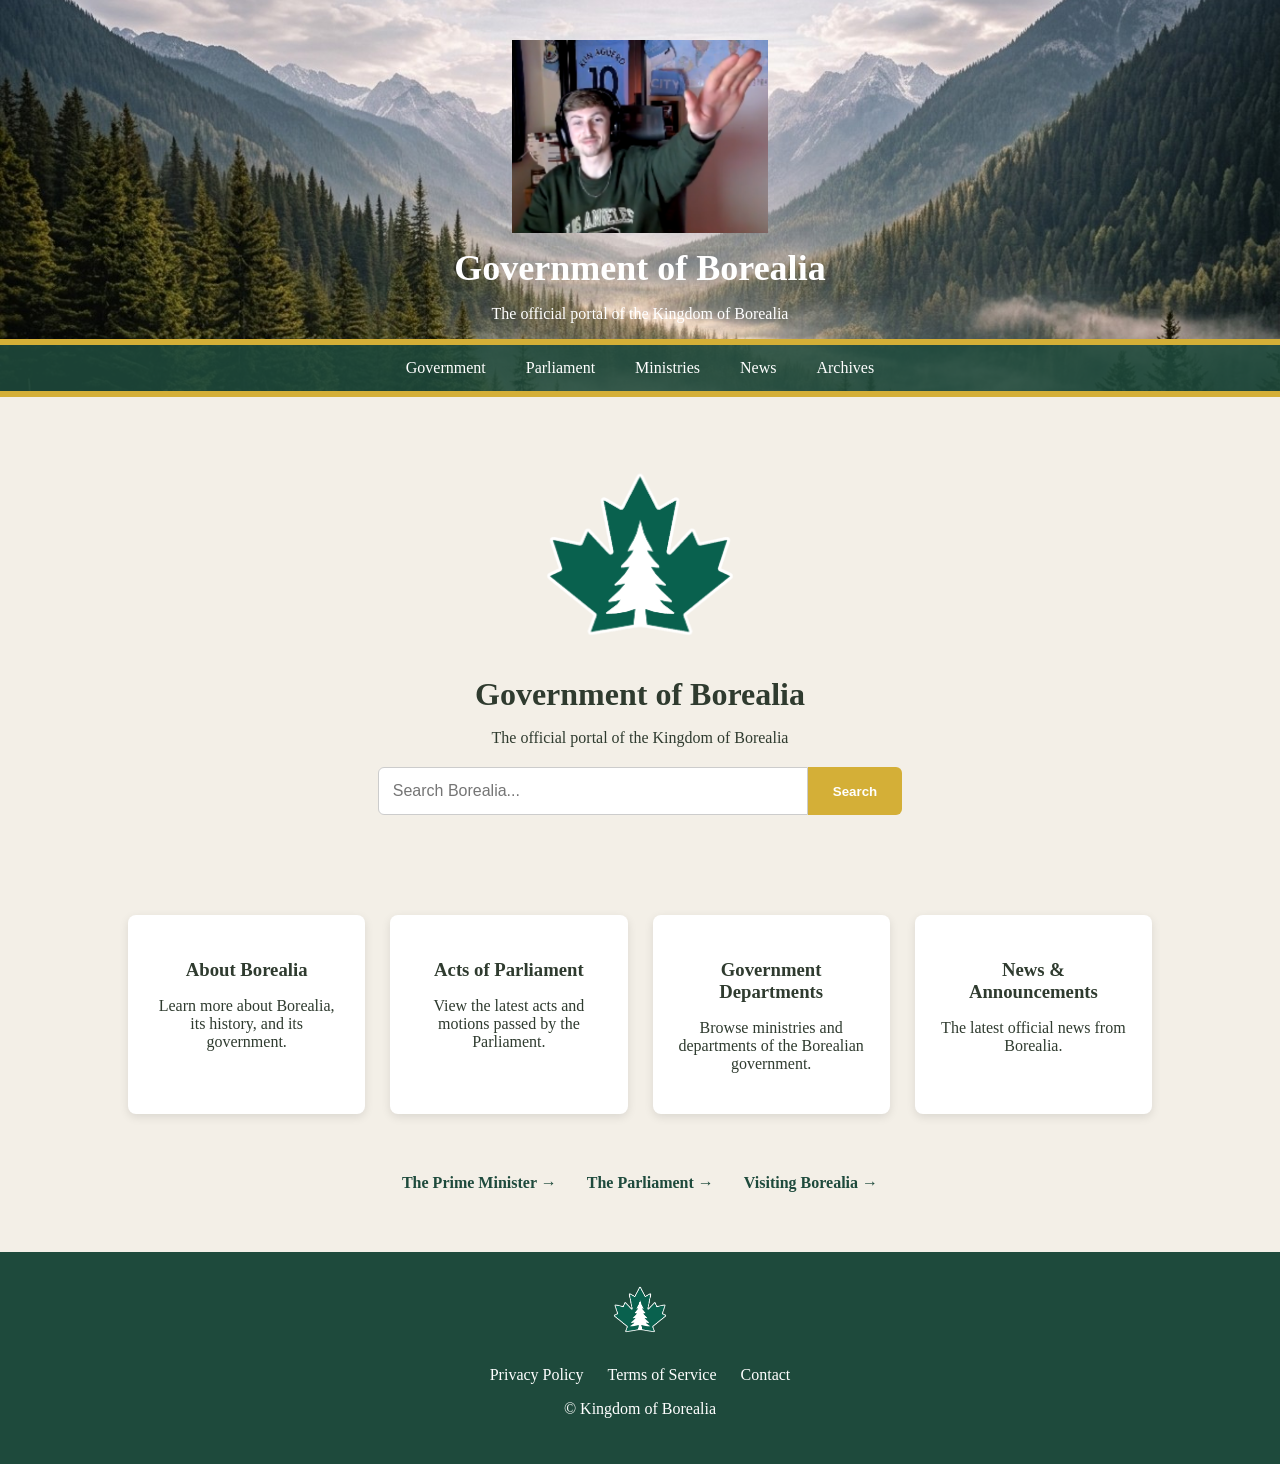
<file: bore/index.html>
<!DOCTYPE html>
<html lang="en">
<head>
<meta charset="UTF-8">
<meta name="viewport" content="width=device-width, initial-scale=1.0">
<title>Government of Borealia</title>
<link rel="stylesheet" href="styles.css">
<link href="https://fonts.googleapis.com/css2?family=Merriweather:wght@400;700&family=Inter:wght@300;400;600&display=swap" rel="stylesheet">
</head>

<body>

<header class="hero">

    <div class="topbar">
        <div class="logo-area">
            <img src="images/crest.png" class="crest">
            <h1>Government of Borealia</h1>
            <p>The official portal of the Kingdom of Borealia</p>
        </div>
    </div>

	<hr class="solid">
    <nav class="nav">
        <a href="#">Government</a>
        <a href="#">Parliament</a>
        <a href="#">Ministries</a>
        <a href="#">News</a>
        <a href="#">Archives</a>
    </nav>
	<hr class="solid">

</header>


<section class="search-section">

    <div class="center-logo">
        <img src="images/leaf-logo.png">
        <h2>Government of Borealia</h2>
        <p>The official portal of the Kingdom of Borealia</p>
    </div>

    <div class="search-box">
        <input type="text" placeholder="Search Borealia...">
        <button>Search</button>
    </div>

</section>


<section class="features">

    <div class="card">
        <h3>About Borealia</h3>
        <p>Learn more about Borealia, its history, and its government.</p>
    </div>

    <div class="card">
        <h3>Acts of Parliament</h3>
        <p>View the latest acts and motions passed by the Parliament.</p>
    </div>

    <div class="card">
        <h3>Government Departments</h3>
        <p>Browse ministries and departments of the Borealian government.</p>
    </div>

    <div class="card">
        <h3>News & Announcements</h3>
        <p>The latest official news from Borealia.</p>
    </div>

</section>


<section class="quick-links">

    <a href="#">The Prime Minister →</a>
    <a href="#">The Parliament →</a>
    <a href="#">Visiting Borealia →</a>

</section>


<footer>

<div class="footer-logo">
    <img src="images/leaf-logo.png">
</div>

<div class="footer-links">
    <a href="#">Privacy Policy</a>
    <a href="#">Terms of Service</a>
    <a href="#">Contact</a>
</div>

<p class="copyright">© Kingdom of Borealia</p>

</footer>

</body>
</html>
</file>
<file: bore/styles.css>
body{
margin:0;
font-family: 'Libre Baskerville';
background:#f3efe7;
color:#2f3b2f;
}

.hero{
background:url("images/mountains.jpg") center/cover no-repeat;
padding:40px 0 0;
text-align:center;
color:#FFFFFF;
}

.logo-area h1{
font-family:'Libre Baskerville';
font-size:36px;
margin:10px 0 5px;
}

.logo-area p{
font-size:16px;
opacity:1;
}

.crest{
width:20%;
}

.nav{
display:flex;
justify-content:center;
gap:40px;
background:rgba(30, 74, 60, 0.87);
padding:14px;
}

.nav a{
color:white;
text-decoration:none;
font-weight:500;
}

.search-section{
text-align:center;
padding:60px 20px;
}

.center-logo img{
width:20%;
margin-bottom:10px;
}

.center-logo h2{

font-size:32px;
margin:10px 0;
}

.search-box{
margin-top:20px;
display:flex;
justify-content:center;
}

.search-box input{
width:400px;
padding:14px;
border-radius:6px 0 0 6px;
border:1px solid #ccc;
font-size:16px;
}

.search-box button{
padding:14px 25px;
background:#d4af37;
color:white;
border:none;
border-radius:0 6px 6px 0;
cursor:pointer;
font-weight:600;
}

.features{
display:grid;
grid-template-columns:repeat(auto-fit,minmax(220px,1fr));
gap:25px;
padding:40px 10%;
}

.card{
background:white;
padding:25px;
border-radius:8px;
box-shadow:0 3px 10px rgba(0,0,0,0.1);
text-align:center;
}

.card h3{
margin-bottom:10px;

}

.quick-links{
display:flex;
justify-content:center;
gap:30px;
padding:20px;
}

.quick-links a{
text-decoration:none;
color:#1e4a3c;
font-weight:600;
}

footer{
margin-top:40px;
background:#1e4a3c;
color:white;
text-align:center;
padding:30px 20px;
}

.footer-logo img{
width:70px;
margin-bottom:10px;
}

.footer-links{
margin:15px 0;
}

.footer-links a{
color:white;
margin:0 10px;
text-decoration:none;
}

copyright{
font-size:14px;
opacity:0.8;
}

hr.solid {
  border: 3px solid #d4af37;
  margin: 0px;
}
</file>
